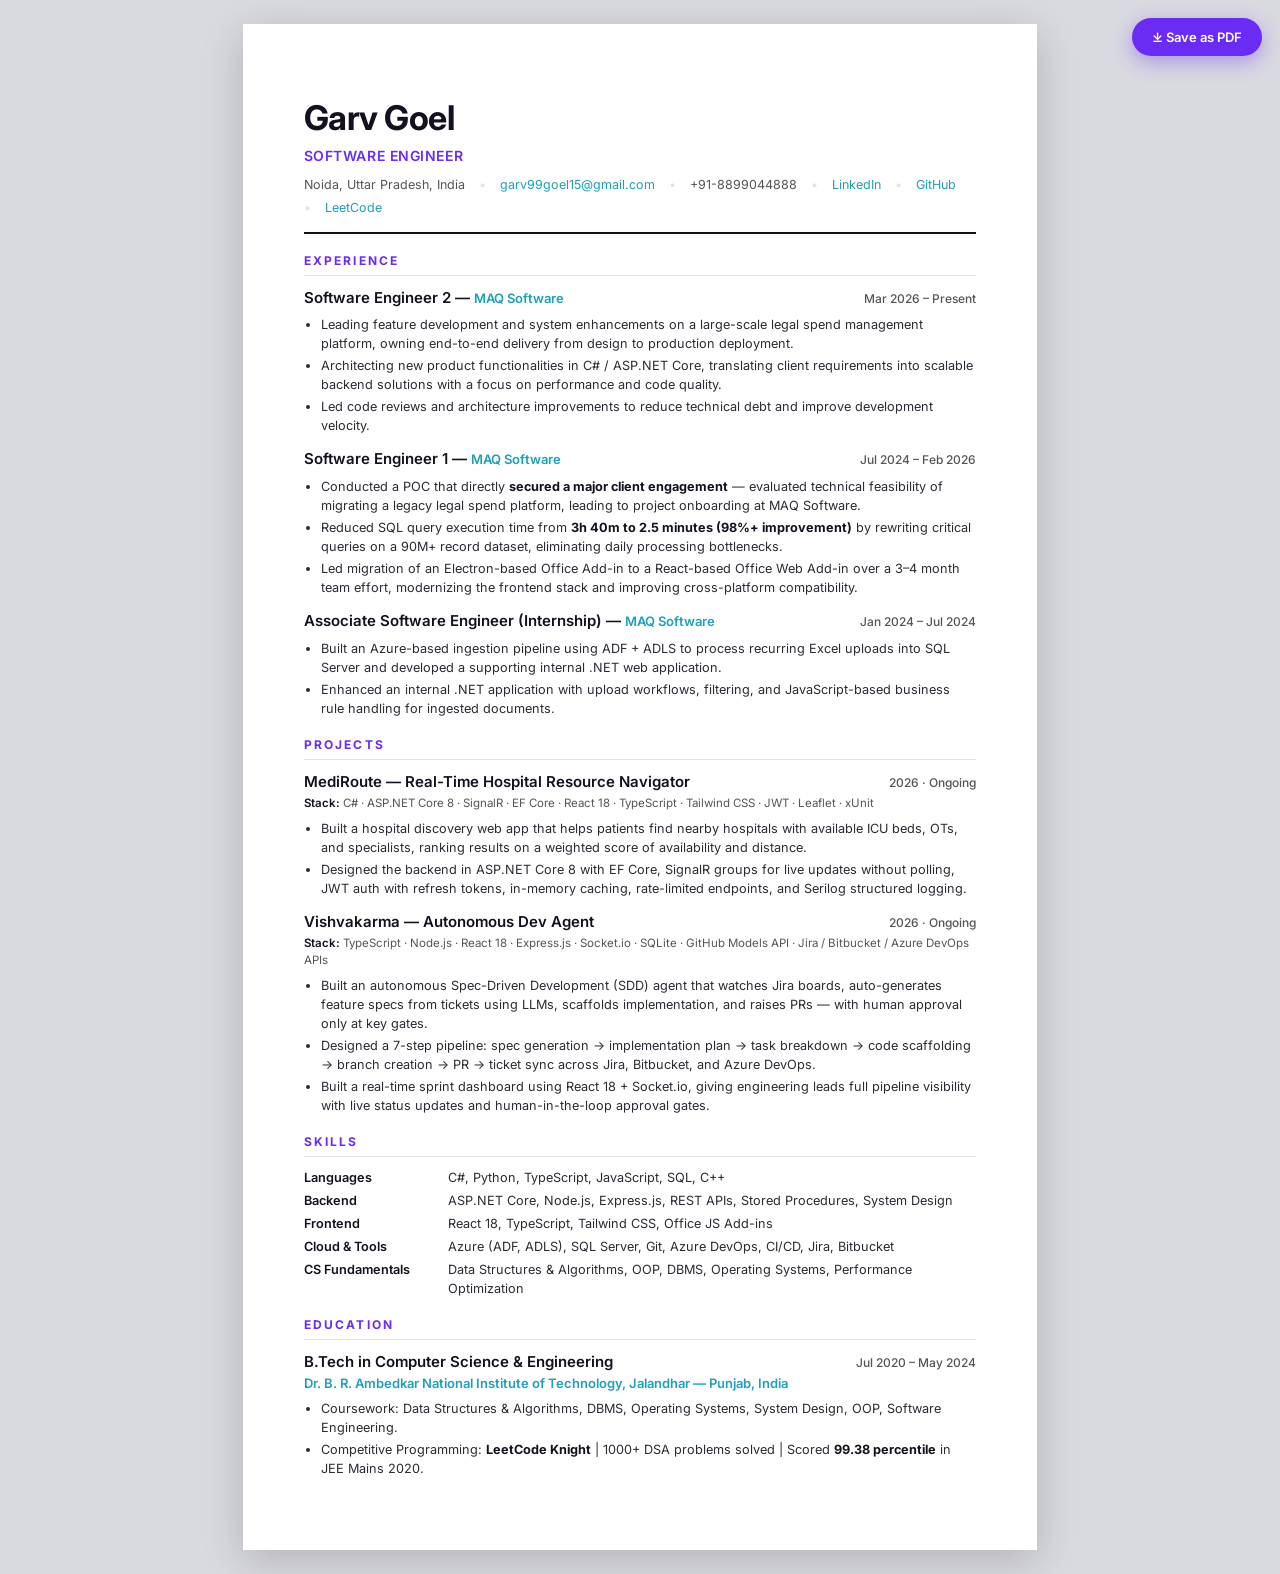
<file: resume.html>
<!DOCTYPE html>
<html lang="en">
<head>
  <meta charset="UTF-8" />
  <meta name="viewport" content="width=device-width, initial-scale=1.0" />
  <title>Garv Goel — Résumé</title>
  <link rel="icon" type="image/svg+xml" href="./assets/favicon.svg" />
  <link href="https://fonts.googleapis.com/css2?family=Inter:wght@300;400;500;600;700&display=swap" rel="stylesheet" />
  <style>
    :root {
      --ink: #14101f;
      --muted: #555;
      --line: #e2e2ea;
      --accent: #6a2cf5;
      --accent-2: #1f9fb8;
      --page: 210mm;
    }
    * { box-sizing: border-box; margin: 0; padding: 0; }
    body {
      font-family: "Inter", system-ui, sans-serif; color: var(--ink); background: #d9d9e0;
      line-height: 1.5; -webkit-print-color-adjust: exact; print-color-adjust: exact;
    }
    .sheet {
      width: var(--page); min-height: 297mm; margin: 24px auto; background: #fff;
      padding: 18mm 16mm; box-shadow: 0 10px 40px rgba(0,0,0,.18);
    }
    /* Header */
    .head { border-bottom: 2px solid var(--ink); padding-bottom: 14px; margin-bottom: 16px; }
    .name { font-size: 34px; font-weight: 700; letter-spacing: -0.5px; }
    .role { font-size: 14px; font-weight: 600; color: var(--accent); margin-top: 2px; letter-spacing: .04em; text-transform: uppercase; }
    .contact { margin-top: 10px; font-size: 12.5px; color: var(--muted); display: flex; flex-wrap: wrap; gap: 4px 14px; }
    .contact a { color: var(--accent-2); text-decoration: none; }
    .contact span::before { content: "•"; margin-right: 14px; color: var(--line); }
    .contact span:first-child::before { content: none; }
    /* Sections */
    section { margin-top: 18px; }
    h2 {
      font-size: 12px; letter-spacing: .18em; text-transform: uppercase; color: var(--accent);
      border-bottom: 1px solid var(--line); padding-bottom: 5px; margin-bottom: 11px;
    }
    .entry { margin-bottom: 13px; }
    .entry:last-child { margin-bottom: 0; }
    .entry__row { display: flex; justify-content: space-between; align-items: baseline; gap: 12px; }
    .entry__title { font-size: 15px; font-weight: 600; }
    .entry__org { font-size: 13px; font-weight: 600; color: var(--accent-2); }
    .entry__date { font-size: 12px; color: var(--muted); white-space: nowrap; font-weight: 500; }
    ul { margin: 6px 0 0; padding-left: 17px; }
    li { font-size: 12.7px; margin-bottom: 3px; color: #2b2b35; }
    li strong { color: var(--ink); }
    .stack { font-size: 11.5px; color: var(--muted); margin-top: 2px; }
    .stack b { color: var(--ink); font-weight: 600; }
    .skills-grid { display: grid; grid-template-columns: 130px 1fr; gap: 4px 14px; font-size: 12.7px; }
    .skills-grid dt { font-weight: 600; }
    .skills-grid dd { color: #2b2b35; }
    a { color: var(--accent-2); }
    /* Floating download control — screen only */
    .toolbar {
      position: fixed; top: 18px; right: 18px; display: flex; gap: 10px; z-index: 10;
    }
    .toolbar button {
      font-family: inherit; font-size: 13px; font-weight: 600; cursor: pointer;
      background: var(--accent); color: #fff; border: none; border-radius: 999px;
      padding: 11px 20px; box-shadow: 0 6px 20px rgba(106,44,245,.4);
    }
    .toolbar button:hover { filter: brightness(1.08); }
    @media print {
      body { background: #fff; }
      .sheet { margin: 0; box-shadow: none; width: auto; min-height: auto; padding: 0; }
      .toolbar { display: none; }
      @page { size: A4; margin: 14mm; }
    }
  </style>
</head>
<body>
  <div class="toolbar"><button onclick="window.print()">⤓ Save as PDF</button></div>

  <div class="sheet">
    <header class="head">
      <div class="name">Garv Goel</div>
      <div class="role">Software Engineer</div>
      <div class="contact">
        <span>Noida, Uttar Pradesh, India</span>
        <span><a href="mailto:garv99goel15@gmail.com">garv99goel15@gmail.com</a></span>
        <span>+91-8899044888</span>
        <span><a href="https://www.linkedin.com/in/garv-goel-774a29213/">LinkedIn</a></span>
        <span><a href="https://github.com/garv99goel15">GitHub</a></span>
        <span><a href="https://leetcode.com/u/garv99goel15/">LeetCode</a></span>
      </div>
    </header>

    <section>
      <h2>Experience</h2>

      <div class="entry">
        <div class="entry__row">
          <span class="entry__title">Software Engineer 2 — <span class="entry__org">MAQ Software</span></span>
          <span class="entry__date">Mar 2026 – Present</span>
        </div>
        <ul>
          <li>Leading feature development and system enhancements on a large-scale legal spend management platform, owning end-to-end delivery from design to production deployment.</li>
          <li>Architecting new product functionalities in C# / ASP.NET Core, translating client requirements into scalable backend solutions with a focus on performance and code quality.</li>
          <li>Led code reviews and architecture improvements to reduce technical debt and improve development velocity.</li>
        </ul>
      </div>

      <div class="entry">
        <div class="entry__row">
          <span class="entry__title">Software Engineer 1 — <span class="entry__org">MAQ Software</span></span>
          <span class="entry__date">Jul 2024 – Feb 2026</span>
        </div>
        <ul>
          <li>Conducted a POC that directly <strong>secured a major client engagement</strong> — evaluated technical feasibility of migrating a legacy legal spend platform, leading to project onboarding at MAQ Software.</li>
          <li>Reduced SQL query execution time from <strong>3h 40m to 2.5 minutes (98%+ improvement)</strong> by rewriting critical queries on a 90M+ record dataset, eliminating daily processing bottlenecks.</li>
          <li>Led migration of an Electron-based Office Add-in to a React-based Office Web Add-in over a 3–4 month team effort, modernizing the frontend stack and improving cross-platform compatibility.</li>
        </ul>
      </div>

      <div class="entry">
        <div class="entry__row">
          <span class="entry__title">Associate Software Engineer (Internship) — <span class="entry__org">MAQ Software</span></span>
          <span class="entry__date">Jan 2024 – Jul 2024</span>
        </div>
        <ul>
          <li>Built an Azure-based ingestion pipeline using ADF + ADLS to process recurring Excel uploads into SQL Server and developed a supporting internal .NET web application.</li>
          <li>Enhanced an internal .NET application with upload workflows, filtering, and JavaScript-based business rule handling for ingested documents.</li>
        </ul>
      </div>
    </section>

    <section>
      <h2>Projects</h2>

      <div class="entry">
        <div class="entry__row">
          <span class="entry__title">MediRoute — Real-Time Hospital Resource Navigator</span>
          <span class="entry__date">2026 · Ongoing</span>
        </div>
        <div class="stack"><b>Stack:</b> C# · ASP.NET Core 8 · SignalR · EF Core · React 18 · TypeScript · Tailwind CSS · JWT · Leaflet · xUnit</div>
        <ul>
          <li>Built a hospital discovery web app that helps patients find nearby hospitals with available ICU beds, OTs, and specialists, ranking results on a weighted score of availability and distance.</li>
          <li>Designed the backend in ASP.NET Core 8 with EF Core, SignalR groups for live updates without polling, JWT auth with refresh tokens, in-memory caching, rate-limited endpoints, and Serilog structured logging.</li>
        </ul>
      </div>

      <div class="entry">
        <div class="entry__row">
          <span class="entry__title">Vishvakarma — Autonomous Dev Agent</span>
          <span class="entry__date">2026 · Ongoing</span>
        </div>
        <div class="stack"><b>Stack:</b> TypeScript · Node.js · React 18 · Express.js · Socket.io · SQLite · GitHub Models API · Jira / Bitbucket / Azure DevOps APIs</div>
        <ul>
          <li>Built an autonomous Spec-Driven Development (SDD) agent that watches Jira boards, auto-generates feature specs from tickets using LLMs, scaffolds implementation, and raises PRs — with human approval only at key gates.</li>
          <li>Designed a 7-step pipeline: spec generation → implementation plan → task breakdown → code scaffolding → branch creation → PR → ticket sync across Jira, Bitbucket, and Azure DevOps.</li>
          <li>Built a real-time sprint dashboard using React 18 + Socket.io, giving engineering leads full pipeline visibility with live status updates and human-in-the-loop approval gates.</li>
        </ul>
      </div>
    </section>

    <section>
      <h2>Skills</h2>
      <dl class="skills-grid">
        <dt>Languages</dt><dd>C#, Python, TypeScript, JavaScript, SQL, C++</dd>
        <dt>Backend</dt><dd>ASP.NET Core, Node.js, Express.js, REST APIs, Stored Procedures, System Design</dd>
        <dt>Frontend</dt><dd>React 18, TypeScript, Tailwind CSS, Office JS Add-ins</dd>
        <dt>Cloud &amp; Tools</dt><dd>Azure (ADF, ADLS), SQL Server, Git, Azure DevOps, CI/CD, Jira, Bitbucket</dd>
        <dt>CS Fundamentals</dt><dd>Data Structures &amp; Algorithms, OOP, DBMS, Operating Systems, Performance Optimization</dd>
      </dl>
    </section>

    <section>
      <h2>Education</h2>
      <div class="entry">
        <div class="entry__row">
          <span class="entry__title">B.Tech in Computer Science &amp; Engineering</span>
          <span class="entry__date">Jul 2020 – May 2024</span>
        </div>
        <div class="entry__org">Dr. B. R. Ambedkar National Institute of Technology, Jalandhar — Punjab, India</div>
        <ul>
          <li>Coursework: Data Structures &amp; Algorithms, DBMS, Operating Systems, System Design, OOP, Software Engineering.</li>
          <li>Competitive Programming: <strong>LeetCode Knight</strong> | 1000+ DSA problems solved | Scored <strong>99.38 percentile</strong> in JEE Mains 2020.</li>
        </ul>
      </div>
    </section>
  </div>
</body>
</html>
</file>
